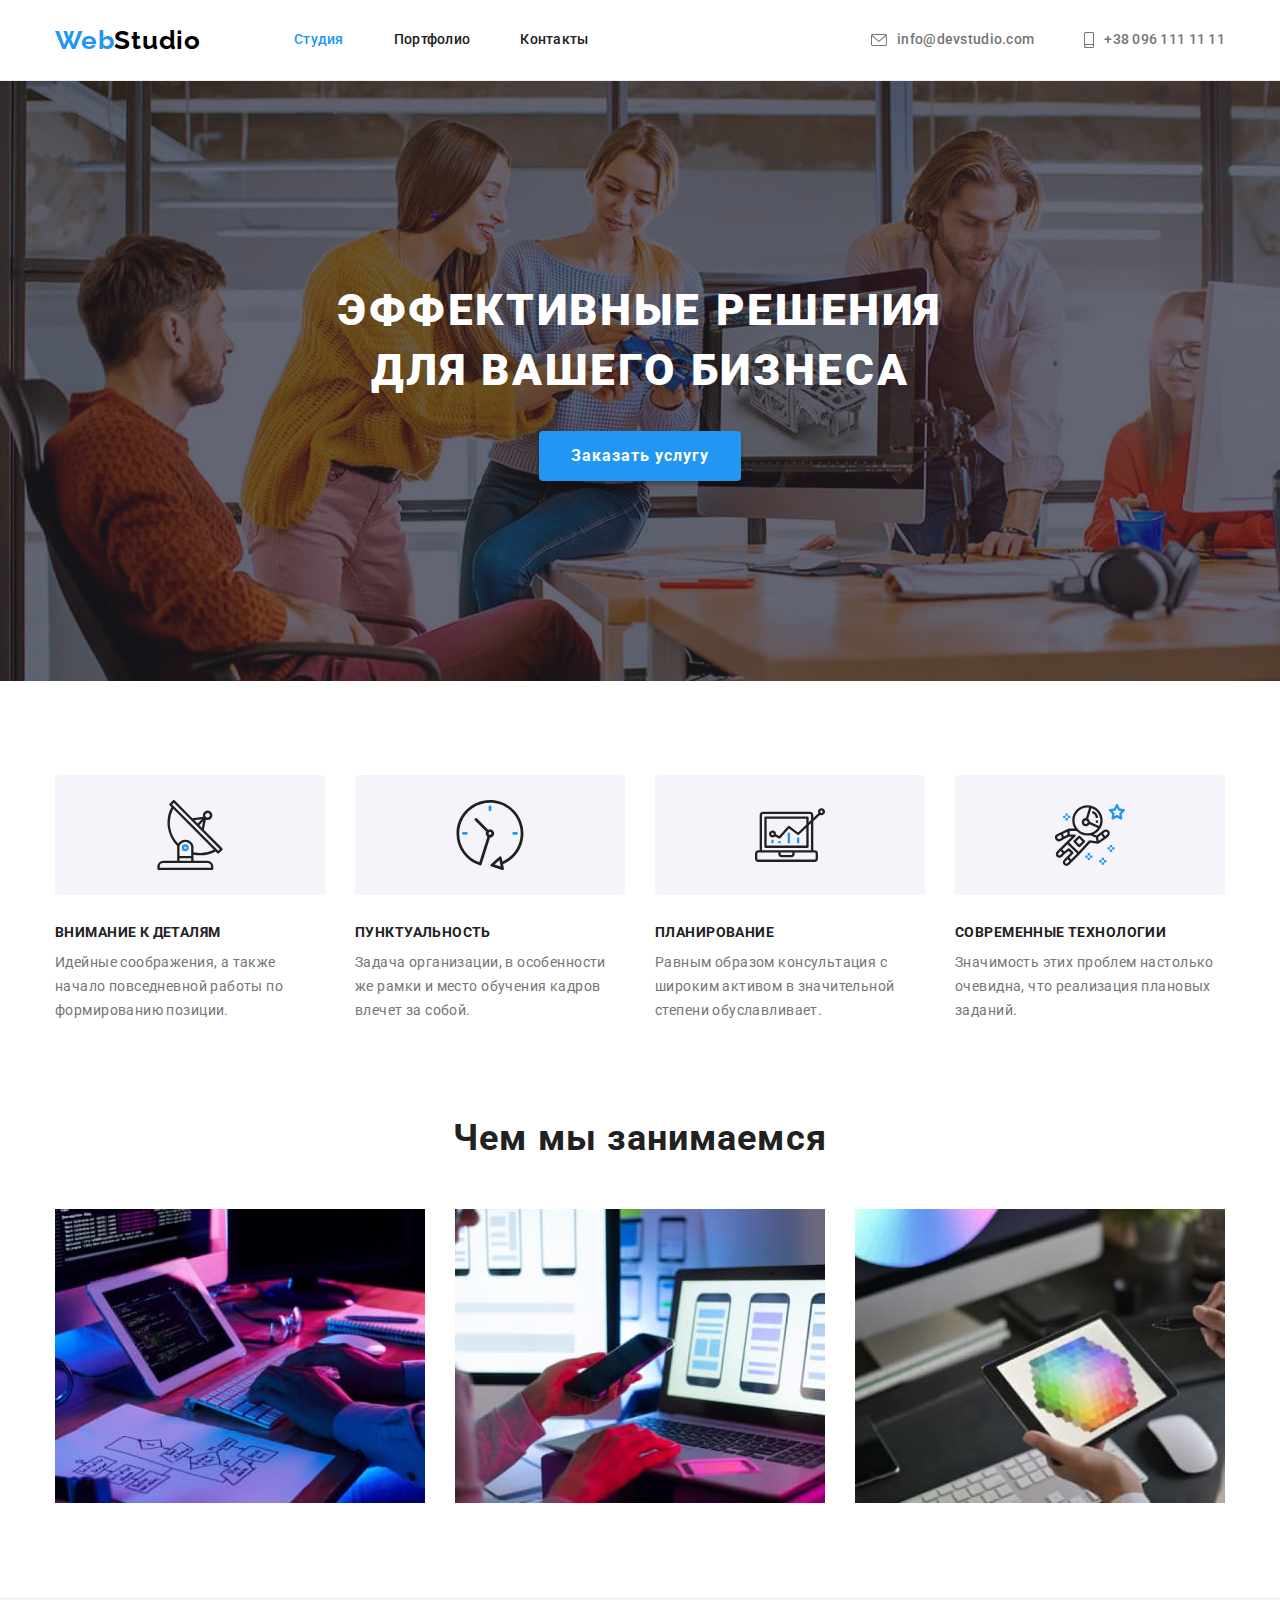
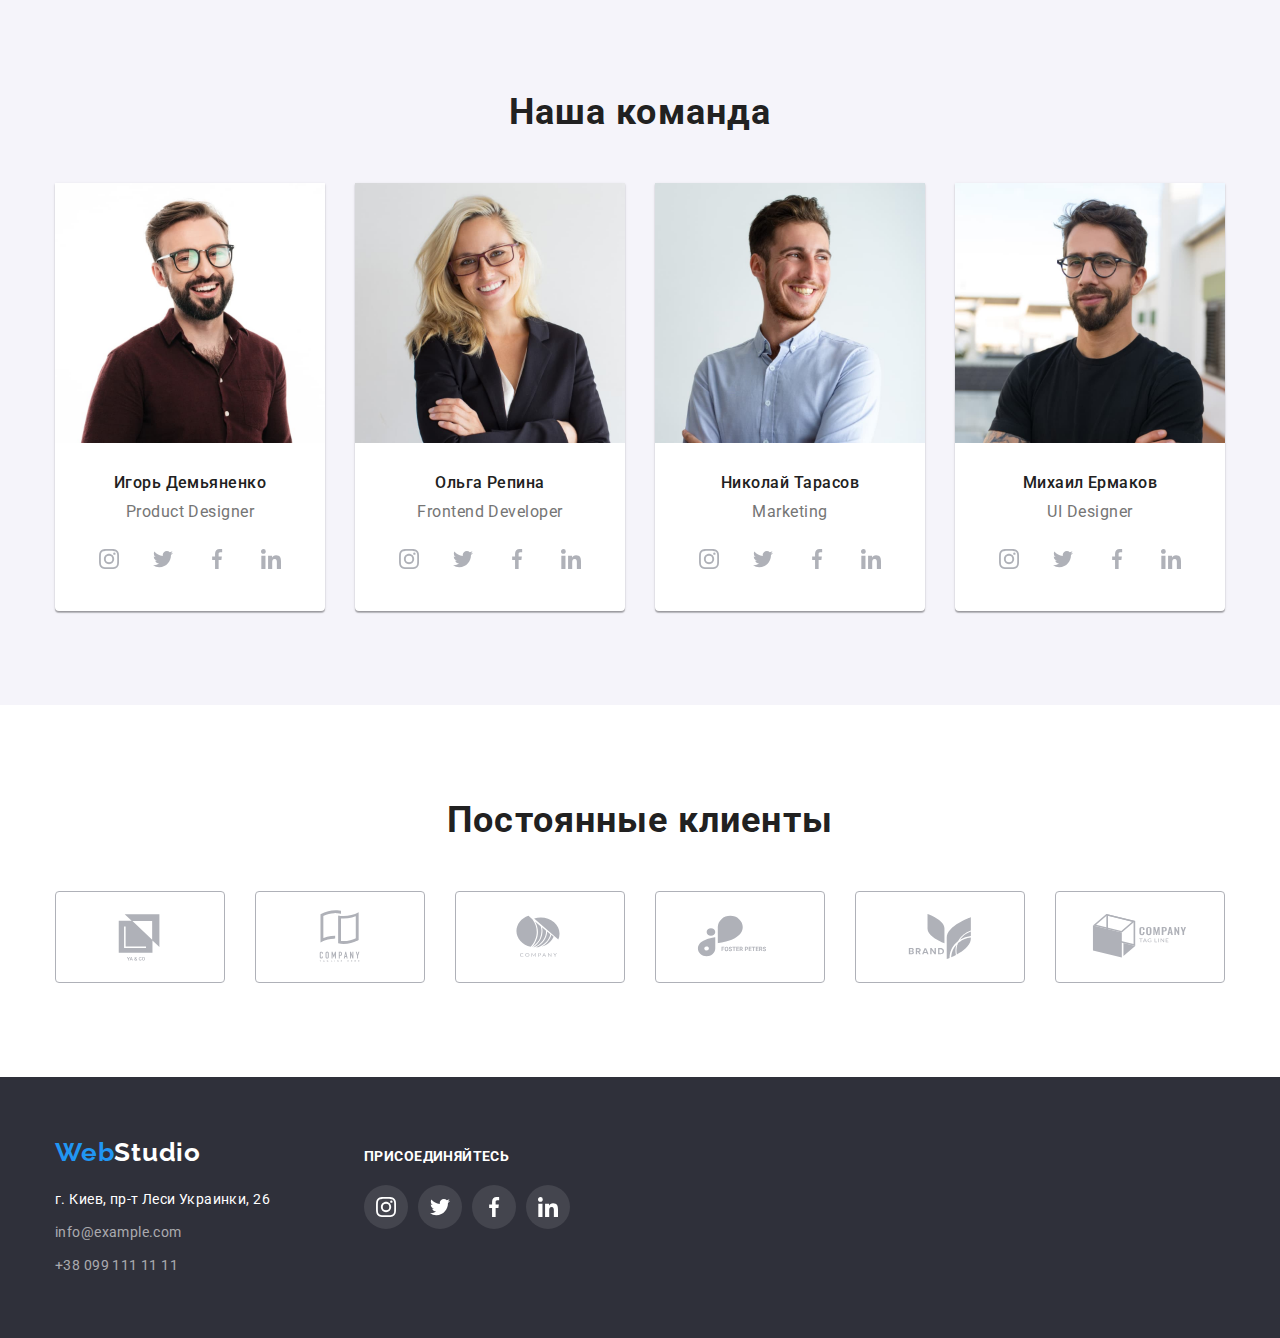
<file: index.html>
<!DOCTYPE html>
<html lang="ru">
  <head>
    <meta charset="UTF-8" />
    <meta http-equiv="X-UA-Compatible" content="IE=edge" />
    <meta name="viewport" content="width=device-width, initial-scale=1.0" />
    <title>Студія</title>
    <link rel="preconnect" href="https://fonts.googleapis.com" />
    <link rel="preconnect" href="https://fonts.gstatic.com" crossorigin />
    <link
      href="https://fonts.googleapis.com/css2?family=Raleway:wght@700&family=Roboto:wght@400;500;700;900&display=swap"
      rel="stylesheet"
    />
    <link
      rel="stylesheet"
      href="https://cdn.jsdelivr.net/npm/modern-normalize@1.1.0/modern-normalize.min.css"
    />
    <link rel="stylesheet" href="./css/reset.css" />
    <link rel="stylesheet" href="./css/styles.css" />
  </head>
  <body>
    <!--HEADER-->
    <header class="page-header">
      <div class="container page-header-container">
        <nav class="page-nav">
          <a class="logo" href="./index.html" lang="en"
            >Web<span class="logo-black">Studio</span></a
          >
          <ul class="menu">
            <li class="menu-item">
              <a class="menu-link current" href="./index.html">Студия</a>
            </li>
            <li class="menu-item">
              <a class="menu-link" href="./portfolio.html">Портфолио</a>
            </li>
            <li class="menu-item"><a class="menu-link" href="">Контакты</a></li>
          </ul>
        </nav>
        <ul class="page-nav">
          <li class="header-contact-item">
            <a class="contact-mail" href="mailto:info@devstudio.com"
              >info@devstudio.com
              <svg class="mail-icon" width="16" height="12">
                <use href="./images/sprite_opt.svg#icon-envelope"></use>
              </svg>
            </a>
          </li>
          <li class="header-contact-item">
            <a class="contact-phone-number" href="tel:+38961111111"
              >+38 096 111 11 11
              <svg class="phone-icon" width="10" height="16">
                <use href="./images/sprite_opt.svg#icon-smartphone"></use>
              </svg>
            </a>
          </li>
        </ul>
      </div>
    </header>
    <main>
      <!--HERO-->
      <section class="page-hero">
        <div class="container">
          <h1 class="main-title">Эффективные решения для вашего бизнеса</h1>
          <button class="modal-btn" type="button">Заказать услугу</button>
        </div>
      </section>
      <!--ADVANTAGES-->
      <section class="advantages-section section">
        <div class="container">
          <h2 class="visually-hidden">Наши преимущества</h2>
          <ul class="page-advantages-container">
            <li class="advantages-card">
              <a class="advantages-list-link" href="">
                <svg class="advantages-list-icon" width="70" height="70">
                  <use href="./images/sprite_opt.svg#icon-antenna"></use>
                </svg>
              </a>
              <h3 class="title-advantages">Внимание к деталям</h3>
              <p class="description-advantages">
                Идейные соображения, а также начало повседневной работы по
                формированию позиции.
              </p>
            </li>
            <li class="advantages-card">
              <a class="advantages-list-link" href="">
                <svg class="advantages-list-icon" width="70" height="70">
                  <use href="./images/sprite_opt.svg#icon-clock"></use>
                </svg>
              </a>
              <h3 class="title-advantages">Пунктуальность</h3>
              <p class="description-advantages">
                Задача организации, в особенности же рамки и место обучения
                кадров влечет за собой.
              </p>
            </li>
            <li class="advantages-card">
              <a class="advantages-list-link" href="">
                <svg class="advantages-list-icon" width="70" height="70">
                  <use href="./images/sprite_opt.svg#icon-diagram"></use>
                </svg>
              </a>
              <h3 class="title-advantages">Планирование</h3>
              <p class="description-advantages">
                Равным образом консультация с широким активом в значительной
                степени обуславливает.
              </p>
            </li>
            <li class="advantages-card">
              <a class="advantages-list-link" href="">
                <svg class="advantages-list-icon" width="70" height="70">
                  <use href="./images/sprite_opt.svg#icon-astronaut"></use>
                </svg>
              </a>
              <h3 class="title-advantages">Современные технологии</h3>
              <p class="description-advantages">
                Значимость этих проблем настолько очевидна, что реализация
                плановых заданий.
              </p>
            </li>
          </ul>
        </div>
      </section>
      <!--WORK-->
      <section class="work-section section">
        <div class="container">
          <h2 class="section-title">Чем мы занимаемся</h2>
          <ul class="page-work-container">
            <li>
              <img
                src="./images/about/img-type.jpg"
                alt="Разрабатываем"
                width="370"
                height="294"
              />
            </li>
            <li>
              <img
                src="./images/about/img-phone.jpg"
                alt="Адаптируем"
                width="370"
                height="294"
              />
            </li>
            <li>
              <img
                src="./images/about/img-color.jpg"
                alt="Подбираем дизайн"
                width="370"
                height="294"
              />
            </li>
          </ul>
        </div>
      </section>
      <!--EMPLOYEES-->
      <section class="employees-section section">
        <div class="container">
          <h2 class="section-title">Наша команда</h2>
          <ul class="page-employees-container">
            <li class="employees-card">
              <img
                src="./images/employees/img-igordemjanenko.jpg"
                alt="Игорь Демьяненко"
                width="270"
                height="260"
              />
              <div class="employees-card-content-wrapper">
                <h3 class="employees-name">Игорь Демьяненко</h3>
                <p class="employees-job" lang="en">Product Designer</p>
                <ul class="employees-social-list list">
                  <li class="social-item">
                    <a href="" class="employees-social-link">
                      <svg class="employees-social-icon" width="20" height="20">
                        <use
                          href="./images/sprite_opt.svg#icon-instagram"
                        ></use>
                      </svg>
                    </a>
                  </li>
                  <li class="social-item">
                    <a href="" class="employees-social-link">
                      <svg class="employees-social-icon" width="20" height="20">
                        <use href="./images/sprite_opt.svg#icon-twitter"></use>
                      </svg>
                    </a>
                  </li>
                  <li class="social-item">
                    <a href="" class="employees-social-link">
                      <svg class="employees-social-icon" width="20" height="20">
                        <use href="./images/sprite_opt.svg#icon-facebook"></use>
                      </svg>
                    </a>
                  </li>
                  <li class="social-item">
                    <a href="" class="employees-social-link">
                      <svg class="employees-social-icon" width="20" height="20">
                        <use href="./images/sprite_opt.svg#icon-linkedin"></use>
                      </svg>
                    </a>
                  </li>
                </ul>
              </div>
            </li>
            <li class="employees-card">
              <img
                src="./images/employees/img-olgarepina.jpg"
                alt="Ольга Репина"
                width="270"
                height="260"
              />
              <div class="employees-card-content-wrapper">
                <h3 class="employees-name">Ольга Репина</h3>
                <p class="employees-job" lang="en">Frontend Developer</p>
                <ul class="employees-social-list list">
                  <li class="social-item">
                    <a href="" class="employees-social-link">
                      <svg class="employees-social-icon" width="20" height="20">
                        <use
                          href="./images/sprite_opt.svg#icon-instagram"
                        ></use>
                      </svg>
                    </a>
                  </li>
                  <li class="social-item">
                    <a href="" class="employees-social-link">
                      <svg class="employees-social-icon" width="20" height="20">
                        <use href="./images/sprite_opt.svg#icon-twitter"></use>
                      </svg>
                    </a>
                  </li>
                  <li class="social-item">
                    <a href="" class="employees-social-link">
                      <svg class="employees-social-icon" width="20" height="20">
                        <use href="./images/sprite_opt.svg#icon-facebook"></use>
                      </svg>
                    </a>
                  </li>
                  <li class="social-item">
                    <a href="" class="employees-social-link">
                      <svg class="employees-social-icon" width="20" height="20">
                        <use href="./images/sprite_opt.svg#icon-linkedin"></use>
                      </svg>
                    </a>
                  </li>
                </ul>
              </div>
            </li>
            <li class="employees-card">
              <img
                src="./images/employees/img-nikolaytarasov.jpg"
                alt="Николай Тарасов"
                width="270"
                height="260"
              />
              <div class="employees-card-content-wrapper">
                <h3 class="employees-name">Николай Тарасов</h3>
                <p class="employees-job" lang="en">Marketing</p>
                <ul class="employees-social-list list">
                  <li class="social-item">
                    <a href="" class="employees-social-link">
                      <svg class="employees-social-icon" width="20" height="20">
                        <use
                          href="./images/sprite_opt.svg#icon-instagram"
                        ></use>
                      </svg>
                    </a>
                  </li>
                  <li class="social-item">
                    <a href="" class="employees-social-link">
                      <svg class="employees-social-icon" width="20" height="20">
                        <use href="./images/sprite_opt.svg#icon-twitter"></use>
                      </svg>
                    </a>
                  </li>
                  <li class="social-item">
                    <a href="" class="employees-social-link">
                      <svg class="employees-social-icon" width="20" height="20">
                        <use href="./images/sprite_opt.svg#icon-facebook"></use>
                      </svg>
                    </a>
                  </li>
                  <li class="social-item">
                    <a href="" class="employees-social-link">
                      <svg class="employees-social-icon" width="20" height="20">
                        <use href="./images/sprite_opt.svg#icon-linkedin"></use>
                      </svg>
                    </a>
                  </li>
                </ul>
              </div>
            </li>
            <li class="employees-card">
              <img
                src="./images/employees/img-mihailermakov.jpg"
                alt="Михаил Ермаков"
                width="270"
                height="260"
              />
              <div class="employees-card-content-wrapper">
                <h3 class="employees-name">Михаил Ермаков</h3>
                <p class="employees-job" lang="en">UI Designer</p>
                <ul class="employees-social-list list">
                  <li class="social-item">
                    <a href="" class="employees-social-link">
                      <svg class="employees-social-icon" width="20" height="20">
                        <use
                          href="./images/sprite_opt.svg#icon-instagram"
                        ></use>
                      </svg>
                    </a>
                  </li>
                  <li class="social-item">
                    <a href="" class="employees-social-link">
                      <svg class="employees-social-icon" width="20" height="20">
                        <use href="./images/sprite_opt.svg#icon-twitter"></use>
                      </svg>
                    </a>
                  </li>
                  <li class="social-item">
                    <a href="" class="employees-social-link">
                      <svg class="employees-social-icon" width="20" height="20">
                        <use href="./images/sprite_opt.svg#icon-facebook"></use>
                      </svg>
                    </a>
                  </li>
                  <li class="social-item">
                    <a href="" class="employees-social-link">
                      <svg class="employees-social-icon" width="20" height="20">
                        <use href="./images/sprite_opt.svg#icon-linkedin"></use>
                      </svg>
                    </a>
                  </li>
                </ul>
              </div>
            </li>
          </ul>
        </div>
      </section>
    </main>
    <!--CLIENTS-->
    <section class="section page-clients">
      <div class="container">
        <h2 class="section-title">Постоянные клиенты</h2>
        <ul class="list-clients">
          <li class="image-client">
            <a class="clients-list-link" href="">
              <svg class="client-icon" width="106" height="60">
                <use href="./images/sprite_opt.svg#icon-client-logo"></use>
              </svg>
            </a>
          </li>
          <li class="image-client">
            <a class="clients-list-link" href="">
              <svg class="client-icon" width="106" height="60">
                <use href="./images/sprite_opt.svg#icon-client-logo-1"></use>
              </svg>
            </a>
          </li>
          <li class="image-client">
            <a class="clients-list-link" href="">
              <svg class="client-icon" width="106" height="60">
                <use href="./images/sprite_opt.svg#icon-client-logo-2"></use>
              </svg>
            </a>
          </li>
          <li class="image-client">
            <a class="clients-list-link" href="">
              <svg class="client-icon" width="106" height="60">
                <use href="./images/sprite_opt.svg#icon-client-logo-3"></use>
              </svg>
            </a>
          </li>
          <li class="image-client">
            <a class="clients-list-link" href="">
              <svg class="client-icon" width="106" height="60">
                <use href="./images/sprite_opt.svg#icon-client-logo-4"></use>
              </svg>
            </a>
          </li>
          <li class="image-client">
            <a class="clients-list-link" href="">
              <svg class="client-icon" width="106" height="60">
                <use href="./images/sprite_opt.svg#icon-client-logo-5"></use>
              </svg>
            </a>
          </li>
        </ul>
      </div>
    </section>
    <!--FOOTER-->
    <footer class="background-footer">
      <div class="container footer-wrap">
        <div class="address-footer-wrap">
          <a class="logo-footer logo" href="./index.html" lang="en"
            >Web<span class="logo-white">Studio</span></a
          >
          <address>
            <ul>
              <li>
                <a
                  class="location"
                  href="https://goo.gl/maps/pXE2QNJU4stwtCro8"
                  target="_blank"
                  rel="noopener noreferrer"
                  >г. Киев, пр-т Леси Украинки, 26</a
                >
              </li>
              <li>
                <a class="contact-mail-footer" href="mailto:info@example.com"
                  >info@example.com</a
                >
              </li>
              <li>
                <a class="contact-phone-number-footer" href="tel:+380991111111"
                  >+38 099 111 11 11</a
                >
              </li>
            </ul>
          </address>
        </div>
        <div>
          <p class="join">присоединяйтесь</p>
          <ul class="join-social-list list">
            <li class="social-item">
              <a href="" class="social-link-footer">
                <svg class="social-icon-footer" width="20" height="20">
                  <use href="./images/sprite_opt.svg#icon-instagram"></use>
                </svg>
              </a>
            </li>
            <li class="social-item">
              <a href="" class="social-link-footer">
                <svg class="social-icon-footer" width="20" height="20">
                  <use href="./images/sprite_opt.svg#icon-twitter"></use>
                </svg>
              </a>
            </li>
            <li class="social-item">
              <a href="" class="social-link-footer">
                <svg class="social-icon-footer" width="20" height="20">
                  <use href="./images/sprite_opt.svg#icon-facebook"></use>
                </svg>
              </a>
            </li>
            <li class="social-item">
              <a href="" class="social-link-footer">
                <svg class="social-icon-footer" width="20" height="20">
                  <use href="./images/sprite_opt.svg#icon-linkedin"></use>
                </svg>
              </a>
            </li>
          </ul>
        </div>
      </div>
    </footer>
  </body>
</html>
</file>
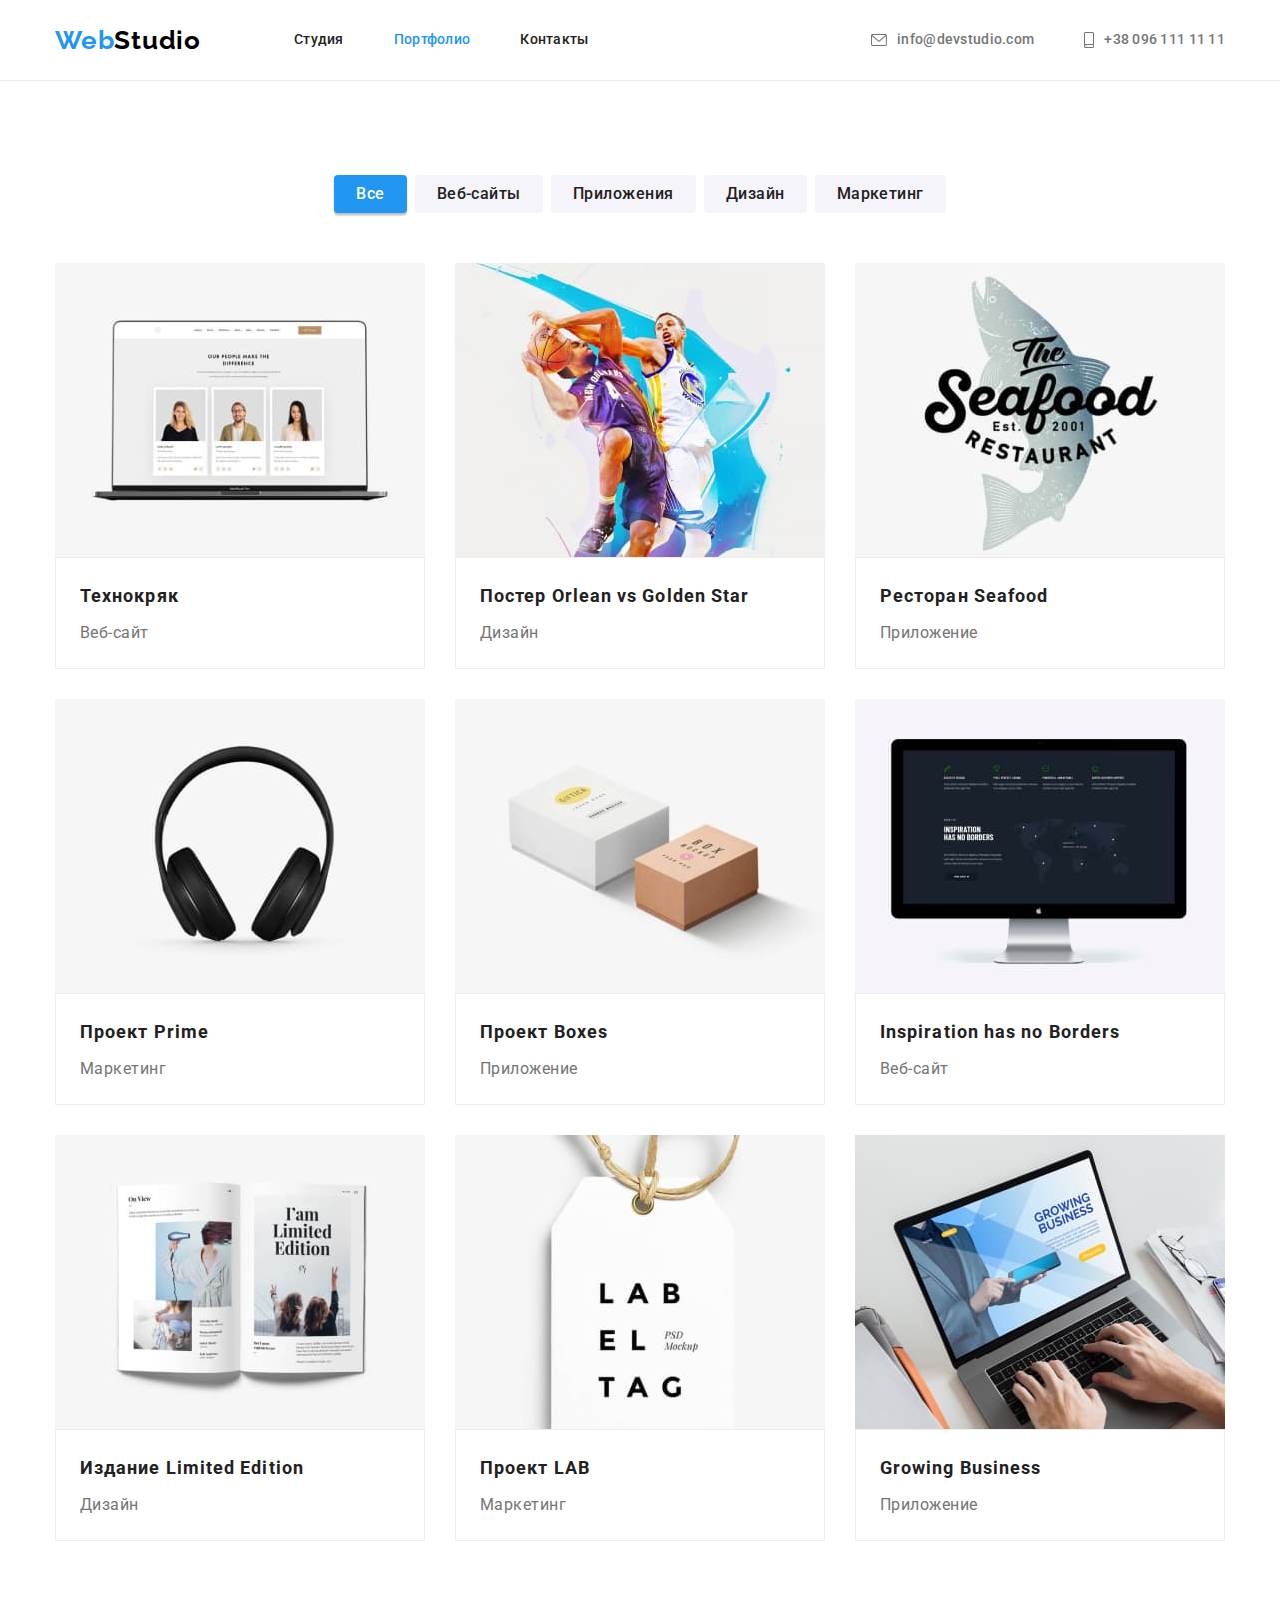
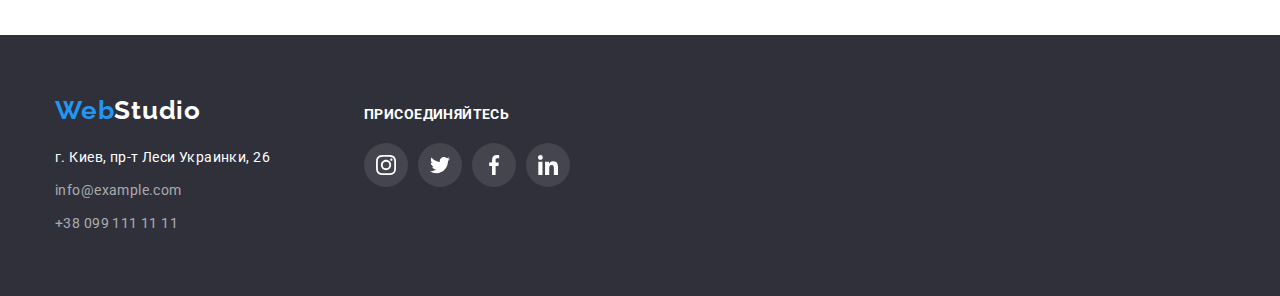
<file: portfolio.html>
<!DOCTYPE html>
<html lang="ru">
  <head>
    <meta charset="UTF-8" />
    <meta http-equiv="X-UA-Compatible" content="IE=edge" />
    <meta name="viewport" content="width=device-width, initial-scale=1.0" />
    <title>Портфоліо</title>
    <link rel="preconnect" href="https://fonts.googleapis.com" />
    <link rel="preconnect" href="https://fonts.gstatic.com" crossorigin />
    <link
      href="https://fonts.googleapis.com/css2?family=Raleway:wght@700&family=Roboto:wght@400;500;700;900&display=swap"
      rel="stylesheet"
    />
    <link
      rel="stylesheet"
      href="https://cdn.jsdelivr.net/npm/modern-normalize@1.1.0/modern-normalize.min.css"
    />
    <link rel="stylesheet" href="./css/reset.css" />
    <link rel="stylesheet" href="./css/styles.css" />
  </head>
  <body>
    <!--HEADER-->
    <header class="page-header">
      <div class="container page-header-container">
        <nav class="page-nav">
          <a class="logo" href="./index.html" lang="en"
            >Web<span class="logo-black">Studio</span></a
          >
          <ul class="menu list">
            <li class="menu-item">
              <a class="menu-link" href="./index.html">Студия</a>
            </li>
            <li class="menu-item">
              <a class="menu-link current" href="./portfolio.html">Портфолио</a>
            </li>
            <li class="menu-item"><a class="menu-link" href="">Контакты</a></li>
          </ul>
        </nav>
        <ul class="page-nav">
          <li class="header-contact-item">
            <a class="contact-mail" href="mailto:info@devstudio.com"
              >info@devstudio.com
              <svg class="mail-icon" width="16" height="12">
                <use href="./images/sprite_opt.svg#icon-envelope"></use>
              </svg>
            </a>
          </li>
          <li class="header-contact-item">
            <a class="contact-phone-number" href="tel:+38961111111"
              >+38 096 111 11 11
              <svg class="phone-icon" width="10" height="16">
                <use href="./images/sprite_opt.svg#icon-smartphone"></use>
              </svg>
            </a>
          </li>
        </ul>
      </div>
    </header>
    <main>
      <!--HERO-->
      <section class="section">
        <div class="container">
          <h1 class="visually-hidden">Страница Портфолио</h1>
          <ul class="page-button-container">
            <li>
              <button class="modal-btn-portfolio button-current" type="button">
                Все
              </button>
            </li>
            <li>
              <button class="modal-btn-portfolio" type="button">
                Веб-сайты
              </button>
            </li>
            <li>
              <button class="modal-btn-portfolio" type="button">
                Приложения
              </button>
            </li>
            <li>
              <button class="modal-btn-portfolio" type="button">Дизайн</button>
            </li>
            <li>
              <button class="modal-btn-portfolio" type="button">
                Маркетинг
              </button>
            </li>
          </ul>
          <!--PROJECTS-->
          <h2 class="visually-hidden">Наши проекты</h2>
          <ul class="projects-foto projects-container">
            <li class="projects-card menu-projects-hover">
              <a class="menu-projects-description" href="">
                <img
                  src="./images/portfolio-projects/tehnokryak.jpg"
                  alt="Веб-сайт"
                  width="370"
                  height="294"
                />
                <div class="project-card-content-wrapper">
                  <h2 class="img-project">Технокряк</h2>
                  <p class="description-project">Веб-сайт</p>
                </div>
              </a>
            </li>
            <li class="projects-card menu-projects-hover">
              <a class="menu-projects-description" href="">
                <img
                  src="./images/portfolio-projects/poster-basket.jpg"
                  alt="Постер баскетболл"
                  width="370"
                  height="294"
                />
                <div class="project-card-content-wrapper">
                  <h2 class="img-project">
                    Постер<span lang="en"> Orlean vs Golden Star</span>
                  </h2>
                  <p class="description-project">Дизайн</p>
                </div>
              </a>
            </li>
            <li class="projects-card menu-projects-hover">
              <a class="menu-projects-description" href="">
                <img
                  src="./images/portfolio-projects/restorant-seafood.jpg"
                  alt="Ресторан"
                  width="370"
                  height="294"
                />
                <div class="project-card-content-wrapper">
                  <h2 class="img-project">
                    Ресторан<span lang="en"> Seafood</span>
                  </h2>
                  <p class="description-project">Приложение</p>
                </div>
              </a>
            </li>
            <li class="projects-card menu-projects-hover">
              <a class="menu-projects-description" href="">
                <img
                  src="./images/portfolio-projects/project-prime.jpg"
                  alt="Проект Prime"
                  width="370"
                  height="294"
                />
                <div class="project-card-content-wrapper">
                  <h2 class="img-project">
                    Проект<span lang="en"> Prime</span>
                  </h2>
                  <p class="description-project">Маркетинг</p>
                </div>
              </a>
            </li>
            <li class="projects-card menu-projects-hover">
              <a class="menu-projects-description" href="">
                <img
                  src="./images/portfolio-projects/project-boxes.jpg"
                  alt="Проект Boxes"
                  width="370"
                  height="294"
                />
                <div class="project-card-content-wrapper">
                  <h2 class="img-project">
                    Проект<span lang="en"> Boxes</span>
                  </h2>
                  <p class="description-project">Приложение</p>
                </div>
              </a>
            </li>
            <li class="projects-card menu-projects-hover">
              <a class="menu-projects-description" href="">
                <img
                  src="./images/portfolio-projects/inspiration.jpg"
                  alt="Веб-сайт"
                  width="370"
                  height="294"
                />
                <div class="project-card-content-wrapper">
                  <h2 class="img-project">
                    <span lang="en">Inspiration has no Borders</span>
                  </h2>
                  <p class="description-project">Веб-сайт</p>
                </div>
              </a>
            </li>
            <li class="projects-card menu-projects-hover">
              <a class="menu-projects-description" href="">
                <img
                  src="./images/portfolio-projects/limited-edition.jpg"
                  alt="Издание LE"
                  width="370"
                  height="294"
                />
                <div class="project-card-content-wrapper">
                  <h2 class="img-project">
                    Издание <span lang="en">Limited Edition</span>
                  </h2>
                  <p class="description-project">Дизайн</p>
                </div>
              </a>
            </li>
            <li class="projects-card menu-projects-hover">
              <a class="menu-projects-description" href="">
                <img
                  src="./images/portfolio-projects/project-lab.jpg"
                  alt="Проект LAB"
                  width="370"
                  height="294"
                />
                <div class="project-card-content-wrapper">
                  <h2 class="img-project">Проект<span lang="en"> LAB</span></h2>
                  <p class="description-project">Маркетинг</p>
                </div>
              </a>
            </li>
            <li class="projects-card menu-projects-hover">
              <a class="menu-projects-description" href="">
                <img
                  src="./images/portfolio-projects/growing-business.jpg"
                  alt="Приложение"
                  width="370"
                  height="294"
                />
                <div class="project-card-content-wrapper">
                  <h2 class="img-project">
                    <span lang="en">Growing Business</span>
                  </h2>
                  <p class="description-project">Приложение</p>
                </div>
              </a>
            </li>
          </ul>
        </div>
      </section>
    </main>
    <!--FOOTER-->
    <footer class="background-footer">
      <div class="container footer-wrap">
        <div class="address-footer-wrap">
          <a class="logo-footer logo" href="./index.html" lang="en"
            >Web<span class="logo-white">Studio</span></a
          >
          <address>
            <ul>
              <li>
                <a
                  class="location"
                  href="https://goo.gl/maps/pXE2QNJU4stwtCro8"
                  target="_blank"
                  rel="noopener noreferrer"
                  >г. Киев, пр-т Леси Украинки, 26</a
                >
              </li>
              <li>
                <a class="contact-mail-footer" href="mailto:info@example.com"
                  >info@example.com</a
                >
              </li>
              <li>
                <a class="contact-phone-number-footer" href="tel:+380991111111"
                  >+38 099 111 11 11</a
                >
              </li>
            </ul>
          </address>
        </div>
        <div>
          <p class="join">присоединяйтесь</p>
          <ul class="join-social-list list">
            <li class="social-item">
              <a href="" class="social-link-footer">
                <svg class="social-icon-footer" width="20" height="20">
                  <use href="./images/sprite_opt.svg#icon-instagram"></use>
                </svg>
              </a>
            </li>
            <li class="social-item">
              <a href="" class="social-link-footer">
                <svg class="social-icon-footer" width="20" height="20">
                  <use href="./images/sprite_opt.svg#icon-twitter"></use>
                </svg>
              </a>
            </li>
            <li class="social-item">
              <a href="" class="social-link-footer">
                <svg class="social-icon-footer" width="20" height="20">
                  <use href="./images/sprite_opt.svg#icon-facebook"></use>
                </svg>
              </a>
            </li>
            <li class="social-item">
              <a href="" class="social-link-footer">
                <svg class="social-icon-footer" width="20" height="20">
                  <use href="./images/sprite_opt.svg#icon-linkedin"></use>
                </svg>
              </a>
            </li>
          </ul>
        </div>
      </div>
    </footer>
  </body>
</html>
</file>
<file: css/styles.css>
:root {
  --primary-font: "Roboto", sans-serif;
  --secondary-font: "Raleway", sans-serif;
  --primary-text-color-theme-light: #212121;
  --secondary-text-color-theme-light: #757575;
  --primary-text-color-theme-dark: #ffffff;
  --secondary-text-color-theme-dark: #ffffff99;
  --accent-color: #2196f3;
  --modal-btn-color-main: #188ce8;
  --modal-btn-color-portfolio: #f5f4fa;
  --section-background-color: #e5e5e5;
  --section-background-dark-color: #f5f4fa;
  --icon-color: #afb1b8;
}
body {
  font-family: var(--primary-font);
  font-size: 14px;
  color: var(--primary-text-color-theme-light);
}
h1,
h2,
h3,
h4,
p {
  margin-top: 0;
  margin-bottom: 0;
}
ul,
ol {
  margin-top: 0;
  margin-bottom: 0;
  padding-left: 0;
}
img {
  display: block;
}
address {
  font-style: normal;
}
button {
  cursor: pointer;
}
/*============COMPONENTS============*/
.container {
  width: 1200px;
  padding: 0 15px;
  margin: 0 auto;
}
.section {
  padding-top: 94px;
  padding-bottom: 94px;
}
.section-title {
  font-weight: 700;
  font-size: 36px;
  line-height: 1.17;
  text-align: center;
  letter-spacing: 0.03em;
  color: var(--primary-text-color-theme-light);
  margin-bottom: 50px;
}
/*============/COMPONENTS============*/
/*===============HEADER==============*/

.page-header {
  color: var(--primary-text-color-theme-dark);
  border-bottom: 1px solid #ececec;
}
.page-header-container {
  display: flex;
  align-items: center;
  justify-content: space-between;
}
.page-nav {
  display: flex;
  align-items: center;
}
.logo {
  font-family: var(--secondary-font);
  font-weight: 700;
  font-size: 26px;
  line-height: 1.19;
  letter-spacing: 0.03em;
  color: var(--accent-color);
  margin-right: 93px;
}
.logo-black {
  color: #000000;
}
.menu {
  display: flex;
  align-items: center;
}
.menu-item:not(:last-child) {
  margin-right: 50px;
}
.menu-link {
  font-family: var(--primary-font);
  font-weight: 500;
  line-height: 1.14;
  letter-spacing: 0.02em;
  color: var(--primary-text-color-theme-light);
  padding: 32px 0;
  display: block;
}
.menu-link:hover,
.menu-link:focus {
  color: var(--accent-color);
}
.header-contact-item {
  display: flex;
  justify-content: center;
  align-items: center;
}
.contact-mail {
  font-weight: 500;
  font-size: 14px;
  line-height: 1.14;
  letter-spacing: 0.02em;
  color: var(--secondary-text-color-theme-light);
  margin-right: 50px;
  padding: 32px 0;
  display: flex;
  justify-content: center;
}
.mail-icon,
.phone-icon {
  align-self: center;
  fill: currentColor;
  margin-right: 10px;
  order: -1;
}
.contact-phone-number {
  font-weight: 500;
  font-size: 14px;
  line-height: 1.14;
  letter-spacing: 0.02em;
  color: var(--secondary-text-color-theme-light);
  padding: 32px 0;
  display: flex;
  justify-content: center;
}
.contact-phone-number:hover,
.contact-phone-number:focus {
  color: var(--accent-color);
}
.contact-mail:hover,
.contact-mail:focus {
  color: var(--accent-color);
}
.current {
  color: var(--accent-color);
}
/*===============/HEADER==============*/
/*===============HERO==============*/
.page-hero {
  background-image: linear-gradient(
      rgba(47, 48, 58, 0.4),
      rgba(47, 48, 58, 0.4)
    ),
    url("../images/hero/bg.jpg");
  background-color: #c4c4c4;
  max-width: 1600px;
  margin: 0 auto;
  padding: 200px 0;
}
.page-section {
  max-width: 1600px;
  margin: 0 auto;
  padding: 200px 0;
}
.main-title {
  font-weight: 900;
  font-size: 44px;
  max-width: 650px;
  margin: 0 auto;
  margin-bottom: 30px;
  line-height: 1.36;
  text-align: center;
  letter-spacing: 0.06em;
  text-transform: uppercase;
  color: var(--primary-text-color-theme-dark);
}
.modal-btn {
  min-width: 200px;
  font-family: inherit;
  font-weight: 700;
  font-size: 16px;
  line-height: 1.88;
  display: flex;
  align-items: center;
  text-align: center;
  letter-spacing: 0.06em;
  color: var(--primary-text-color-theme-dark);
  background-color: var(--accent-color);
  box-shadow: 0px 4px 4px rgba(0, 0, 0, 0.25);
  border-radius: 4px;
  border: none;
  padding: 10px 32px;
  display: block;
  margin: 0 auto;
}
.modal-btn:hover,
.modal-btn:focus {
  background-color: var(--modal-btn-color-main);
  color: var(--primary-text-color-theme-dark);
}
.modal-btn-portfolio {
  font-family: inherit;
  font-weight: 500;
  font-size: 16px;
  line-height: 1.63;
  text-align: center;
  letter-spacing: 0.03em;
  color: var(--primary-text-color-theme-light);
  background: var(--modal-btn-color-portfolio);
  border-radius: 4px;
  border: none;
  padding: 6px 22px;
  display: block;
  margin: 0 auto;
}
.modal-btn-portfolio:hover,
.modal-btn-portfolio:focus,
.button-current {
  background-color: var(--accent-color);
  color: var(--primary-text-color-theme-dark);
  box-shadow: 0px 3px 1px rgba(0, 0, 0, 0.1), 0px 1px 2px rgba(0, 0, 0, 0.08),
    0px 2px 2px rgba(0, 0, 0, 0.12);
}
/*===============/HERO==============*/
/*===============ADVANTAGES==============*/
.advantages-section {
  padding-bottom: 0;
}
.page-advantages-container {
  display: flex;
  flex-wrap: wrap;
  gap: 30px;
}
.advantages-card {
  flex-basis: calc((100% - 90px) / 4);
  display: flex;
  flex-direction: column;
}
.advantages-list-link {
  display: flex;
  justify-content: center;
  align-items: center;
  width: 270px;
  height: 120px;
  border-radius: 4px;
  background-color: var(--section-background-dark-color);
  margin-bottom: 30px;
}
.advantages-list-icon {
  justify-content: center;
  align-items: center;
}
.visually-hidden {
  position: absolute;
  width: 1px;
  height: 1px;
  padding: 0;
  margin: -1px;
  overflow: hidden;
  clip: rect(0, 0, 0, 0);
  white-space: nowrap;
  border: 0;
}
.title-advantages {
  font-weight: 700;
  font-size: 14px;
  line-height: 1.14;
  letter-spacing: 0.03em;
  text-transform: uppercase;
  color: var(--primary-text-color-theme-light);
  margin-bottom: 10px;
}
.description-advantages {
  font-weight: 400;
  font-size: 14px;
  line-height: 1.71;
  letter-spacing: 0.03em;
  color: var(--secondary-text-color-theme-light);
}
/*===============/ADVANTAGES==============*/
/*===============WORK==============*/
.work-section {
  color: var(--section-background-color);
}
.page-work-container {
  display: flex;
  flex-wrap: wrap;
  gap: 30px;
}
/*===============/WORK==============*/
/*===============EMPLOYEES==============*/
.employees-section {
  background-color: var(--section-background-dark-color);
}
.page-employees-container {
  display: flex;
  align-items: center;
  gap: 30px;
}
.employees-name {
  font-weight: 500;
  font-size: 16px;
  line-height: 1.19;
  text-align: center;
  letter-spacing: 0.03em;
  color: var(--primary-text-color-theme-light);
}
.employees-job {
  font-weight: 400;
  font-size: 16px;
  line-height: 1.19;
  text-align: center;
  letter-spacing: 0.03em;
  color: var(--secondary-text-color-theme-light);
  margin-top: 10px;
  margin-bottom: 16px;
}
.employees-card {
  flex-basis: calc((100% - 90px) / 4);
  box-shadow: 0px 1px 3px rgba(0, 0, 0, 0.12), 0px 1px 1px rgba(0, 0, 0, 0.14),
    0px 2px 1px rgba(0, 0, 0, 0.2);
  border-radius: 0px 0px 4px 4px;
  background-color: var(--primary-text-color-theme-dark);
}
.employees-card-content-wrapper {
  padding: 30px;
}
.employees-social-list {
  display: flex;
  justify-content: center;
  gap: 10px;
}
.employees-social-link {
  background-color: var(--primary-text-color-theme-dark);
  width: 44px;
  height: 44px;
  border-radius: 50%;
  display: flex;
  justify-content: center;
  align-items: center;
}
.employees-social-link:hover,
.employees-social-link:focus {
  background-color: var(--accent-color);
}
.employees-social-link:hover .employees-social-icon,
.employees-social-link:focus .employees-social-icon {
  fill: var(--primary-text-color-theme-dark);
}
.employees-social-icon {
  fill: var(--icon-color);
}
/*===============/EMPLOYEES==============*/
/*==================CLIENTS==================*/
/* .page-clients {
} */
.list-clients {
  display: flex;
  flex-wrap: wrap;
  gap: 30px;
}
.image-client {
  flex-basis: calc((100% - 150px) / 6);
}
.clients-list-link {
  display: flex;
  justify-content: center;
  align-items: center;
  width: 170px;
  height: 92px;
  border: 1px solid var(--icon-color);
  border-radius: 4px;
  color: var(--icon-color);
}
.clients-list-link:hover,
.clients-list-link:focus {
  color: var(--accent-color);
  border: 1px solid var(--accent-color);
  border-color: var(--accent-color);
}
.client-icon {
  fill: currentColor;
}
/*=================/CLIENTS==================*/

/*===============FOOTER==============*/
.background-footer {
  background: #2f303a;
  padding-top: 60px;
  padding-bottom: 60px;
  /* display: flex;
  align-items: center; */
}
.footer-wrap {
  display: flex;
  align-items: baseline;
}
.address-footer-wrap {
  margin-right: 70px;
}
.logo-footer {
  display: block;
  padding-bottom: 20px;
}
.logo-white {
  color: var(--primary-text-color-theme-dark);
}
.location,
.contact-mail-footer,
.contact-phone-number-footer {
  font-weight: 400;
  font-size: 14px;
  line-height: 1.71;
  letter-spacing: 0.03em;
  color: var(--primary-text-color-theme-dark);
}
.contact-mail-footer,
.contact-phone-number-footer {
  color: rgba(255, 255, 255, 0.6);
}
address {
  font-style: normal;
}
.location,
.contact-mail-footer {
  display: block;
  margin-bottom: 9px;
}
.join {
  margin-bottom: 20px;
  font-family: var(--primary-font);
  font-weight: 700;
  font-size: 14px;
  line-height: 1.14;
  letter-spacing: 0.03em;
  text-transform: uppercase;
  color: var(--primary-text-color-theme-dark);
}
.join-social-list {
  display: flex;
  justify-content: center;
  gap: 10px;
}
.social-link-footer {
  background-color: rgba(255, 255, 255, 0.1);
  width: 44px;
  height: 44px;
  border-radius: 50%;
  display: flex;
  justify-content: center;
  align-items: center;
}
.social-link-footer:hover,
.social-link-footer:focus {
  background-color: var(--accent-color);
}
.social-link-footer:hover .social-icon-footer,
.social-link-footer:focus .social-icon-footer {
  fill: var(--primary-text-color-theme-dark);
}
.social-icon-footer {
  fill: var(--primary-text-color-theme-dark);
}
/*===============/FOOTER==============*/
/*==================PROJECTS==================*/
.img-project {
  font-weight: 700;
  font-size: 18px;
  line-height: 2;
  letter-spacing: 0.06em;
  color: var(--primary-text-color-theme-light);
}
.description-project {
  font-weight: 400;
  font-size: 16px;
  line-height: 1.88;
  letter-spacing: 0.03em;
  color: var(--secondary-text-color-theme-light);
  margin-top: 4px;
}
.page-button-container {
  display: flex;
  flex-wrap: wrap;
  justify-content: center;
  gap: 8px;
  margin-bottom: 50px;
}
.projects-foto {
  display: flex;
  flex-wrap: wrap;
  justify-content: center;
  gap: 30px;
}
.projects-card {
  flex-basis: calc((100% - 60px) / 3);
}
.projects-container {
  display: flex;
  align-items: center;
  gap: 30px;
}
.project-card-content-wrapper {
  padding: 20px 24px;
  border: 1px solid #eeeeee;
  background: #ffffff;
}
.menu-projects-description {
  display: block;
  text-decoration: none;
}
.menu-projects-hover:hover {
  box-shadow: 0px 4px 4px 0px #00000040;
}
/*=================/PROJECTS==================*/
</file>
